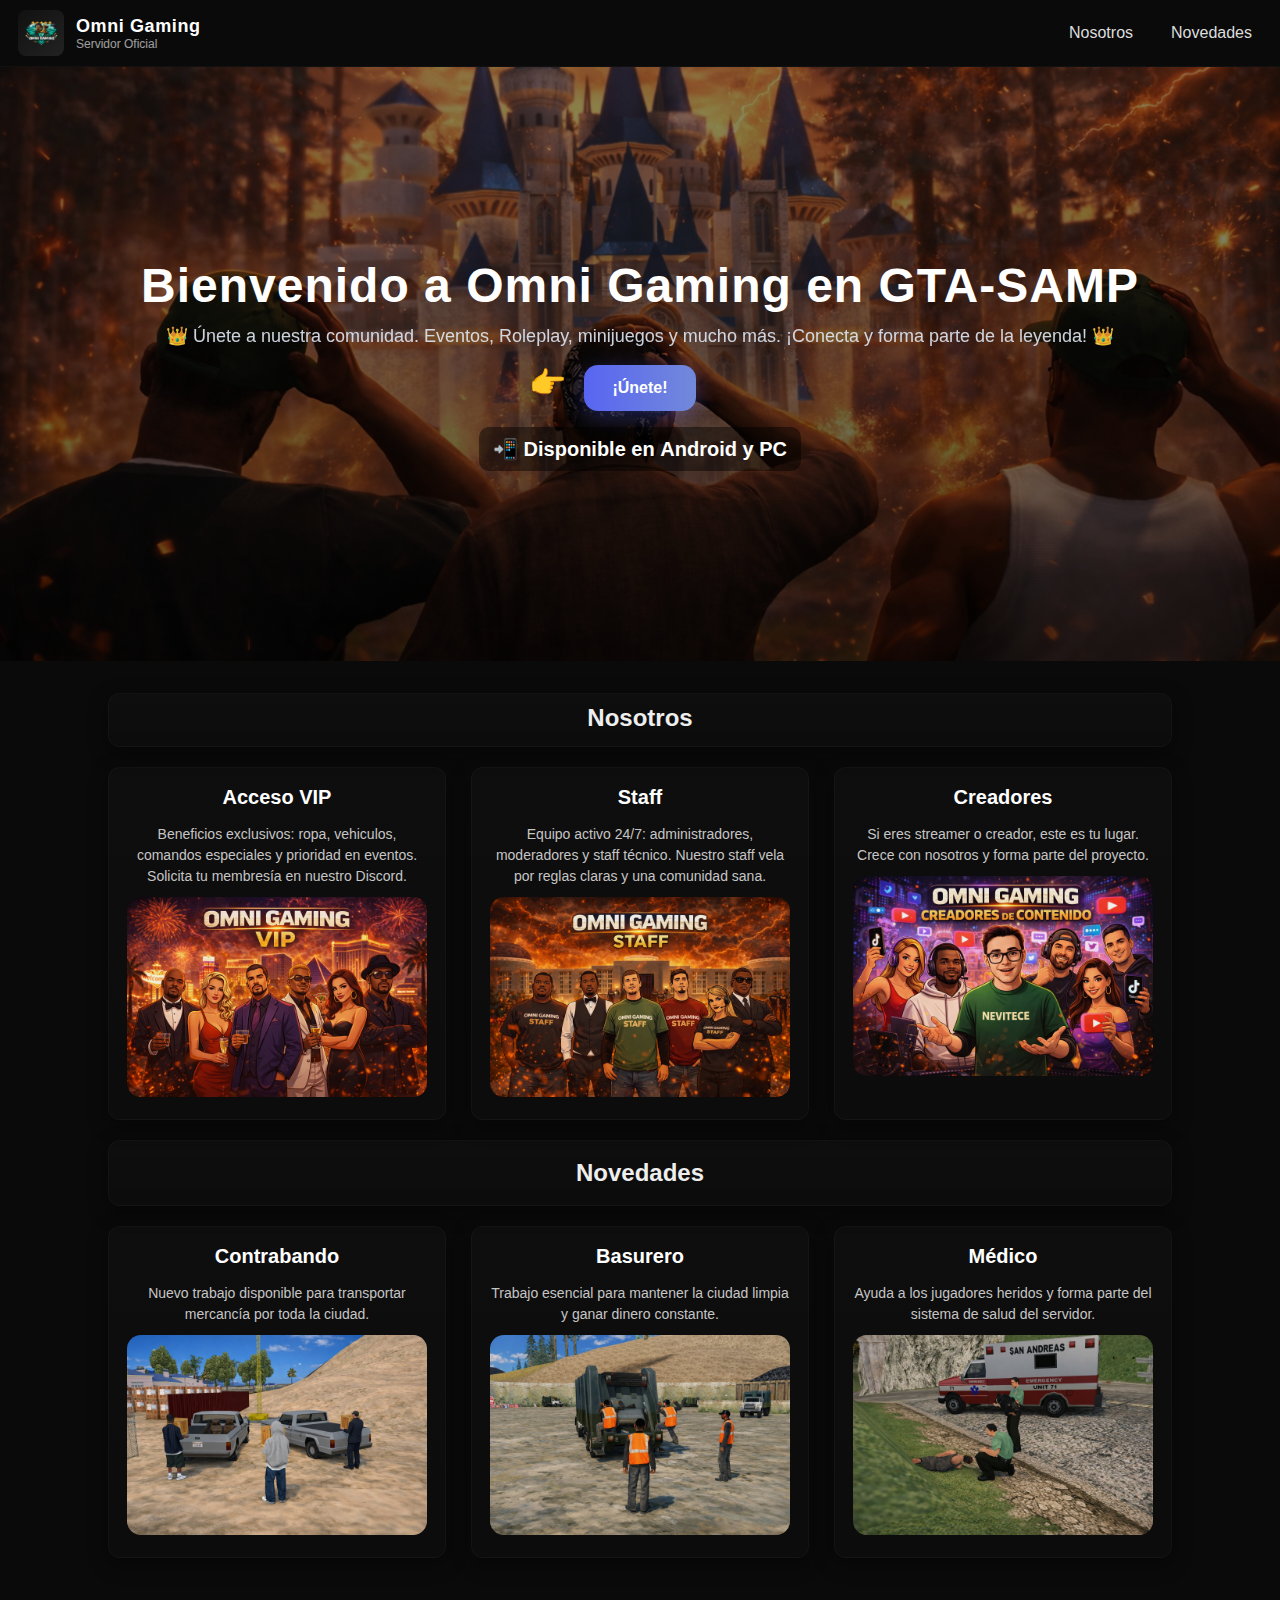
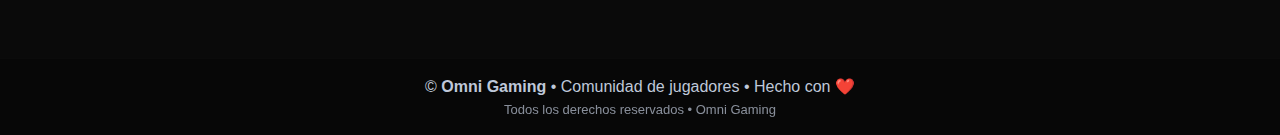
<file: index.html>
<!DOCTYPE html>
<html lang="es">
<head>
  
  
  <link rel="icon" type="image/png" href="images/favicon.png">
  <link rel="stylesheet" href="mobile.css" media="(max-width: 768px)">
  <link rel="stylesheet" href="styles.css">

  <meta charset="utf-8" />
  <meta name="viewport" content="width=device-width,initial-scale=1.0" />
  <title>Omni Gaming</title>
   <meta name="author" content="Angel Scarisbrick">
   
     <script type="application/ld+json">
    {
      "@context": "https://schema.org",
      "@type": "Organization",
      "name": "Omni Gaming",
      "url": "https://omn-gaming.network",
      "founder": {
        "@type": "Person",
        "name": "Angel Scarisbrick"
      }
    }
  </script>
   
  
</head>

<body>

  <!-- BARRA SUPERIOR -->
  <header class="topbar" role="banner">
    <a href="#inicio" class="brand">
      <img class="logo" src="images/logo.png" alt="Logo Omni Gaming">
      <div>
        <div class="title">Omni Gaming</div>
        <div style="font-size:12px; opacity:0.6;">Servidor Oficial</div>
      </div>
    </a>

    <nav class="menu" role="navigation" aria-label="Menú principal">

      <a href="#nosotros">Nosotros</a>
      <a href="#novedades">Novedades</a>
    </nav>
  </header>

  <!-- HERO / PORTADA -->
  <section class="hero" id="inicio" role="region" aria-label="Portada Omni Gaming">
    <div class="container">
      <h1>Bienvenido a <strong>Omni Gaming</strong> en GTA-SAMP</h1>
      <p class="lead">
        👑 Únete a nuestra comunidad. Eventos, Roleplay, minijuegos y mucho más. ¡Conecta y forma parte de la leyenda! 👑
      </p>
    <div class="cta-wrapper">
      <span class="hand-hint">👉</span>

      <a class="cta discord-btn" href="https://discord.gg/xB3pXUX9Eg" target="_blank">
        ¡Únete!
      </a>
      
    </div>  

      <p class="availability">
       📲 Disponible en <strong>Android</strong> y <strong>PC</strong>
      </p>

    </div>
  </section>

  <!-- CONTENIDO PRINCIPAL -->
  <main class="main" role="main">

    <!-- NOSOTROS -->
    <section id="nosotros" class="card about-box">
      <h2>Nosotros</h2>

      <div class="about-panel">

        <div class="about-scroll" id="aboutScroll">

          <p>
            Omni Gaming es un servidor de rol monárquico donde la sociedad se organiza bajo una estructura inspirada en la vida real.
            El poder del Estado reside en la figura del Emperador Edwin II de Ghelys, máxima autoridad del Imperio y eje central del orden político y social del servidor.
            En este mundo, cada jugador tiene la oportunidad de forjar su propio destino. No solo se trata de trabajar, ganar dinero o sobrevivir, sino de participar activamente en la construcción del Imperio. Los ciudadanos pueden involucrarse en la política, formar parte de instituciones, postular a cargos, influir en decisiones de Estado o incluso convertirse en figuras clave dentro del sistema de poder.
          </p>

          <p>
            La política, la economía, la justicia y las relaciones sociales se desarrollan mediante rol constante y coherente, donde las acciones tienen consecuencias.
            Las leyes se debaten, el poder se gana o se pierde, y la historia del servidor se escribe con cada decisión tomada por la comunidad.
            Omni Gaming busca ofrecer una experiencia de rol profunda, estructurada y realista, donde el respeto por el rol, la narrativa y la evolución del Imperio sean la base de todo.
            Aquí no eres un jugador más: eres un ciudadano dentro de un sistema vivo, con voz, influencia y ambición.
          </p>

        </div>

        <!-- Botones solo para móvil -->
        <div class="about-controls">
          <button onclick="scrollNosotros(-140)">▲</button>
          <button onclick="scrollNosotros(140)">▼</button>
        </div>

      </div>
    </section>

    <!-- BLOQUES: VIP / STAFF / INFO -->
    <div class="cards">
      <article class="card" id="vip">
        <h3>Acceso VIP</h3>
        <p>
          Beneficios exclusivos: ropa, vehiculos, comandos especiales y prioridad en eventos.
          Solicita tu membresía en nuestro Discord.
        </p>
        <img src="images/vip.jpg" alt="Acceso VIP">
      </article>

      <article class="card" id="staff">
        <h3>Staff</h3>
        <p>
          Equipo activo 24/7: administradores, moderadores y staff técnico.
          Nuestro staff vela por reglas claras y una comunidad sana.
        </p>
        <img src="images/staff.jpg" alt="Equipo Staff">
      </article>

      <article class="card" id="creadores">
        <h3>Creadores</h3>
        <p>
          Si eres streamer o creador, este es tu lugar. Crece con nosotros y forma parte del proyecto.
        </p>
        <img src="images/creadores.jpg" alt="Creadores de contenido">
      </article>
    </div>

    
    <!-- NOVEDADES ESTILO CAJA -->
      <section id="novedades" class="card about-box-simple">
      <h2>Novedades</h2>
      </section>

      <div class="cards">

        <article class="card">
          <h3>Contrabando</h3>
          <p>Nuevo trabajo disponible para transportar mercancía por toda la ciudad.</p>
          <img src="images/contrabando.jpg" alt="Trabajo Contrabando">
        </article>

        <article class="card">
          <h3>Basurero</h3>
          <p>Trabajo esencial para mantener la ciudad limpia y ganar dinero constante.</p>
          <img src="images/basurero.jpg" alt="Trabajo Basurero">
        </article>

        <article class="card">
          <h3>Médico</h3>
          <p>Ayuda a los jugadores heridos y forma parte del sistema de salud del servidor.</p>
          <img src="images/medico.jpg" alt="Trabajo Médico">
        </article>

      </div>
    

  </main>

  <!-- FOOTER -->
  <footer>
    <p>© <strong>Omni Gaming</strong> • Comunidad de jugadores • Hecho con ❤️</p>

    <p>
      Todos los derechos reservados • Omni Gaming
    </p>
  </footer>

  <!-- TRANSICIÓN DE PÁGINA -->
  <div id="page-transition"></div>

  <script>
    document.querySelectorAll("a").forEach(link => {
      const url = link.getAttribute("href");
      if (!url || url.startsWith("#")) return;

      link.addEventListener("click", function (e) {
        e.preventDefault();
        const transition = document.getElementById("page-transition");
        transition.classList.add("active");

        setTimeout(() => {
          window.location.href = url;
        }, 350);
      });
    });
  </script>

  <script>
    function scrollNosotros(amount) {
      const box = document.getElementById("aboutScroll");
      box.scrollBy({ top: amount, behavior: "smooth" });
    }
  </script>
  
</body>


</html>
</file>
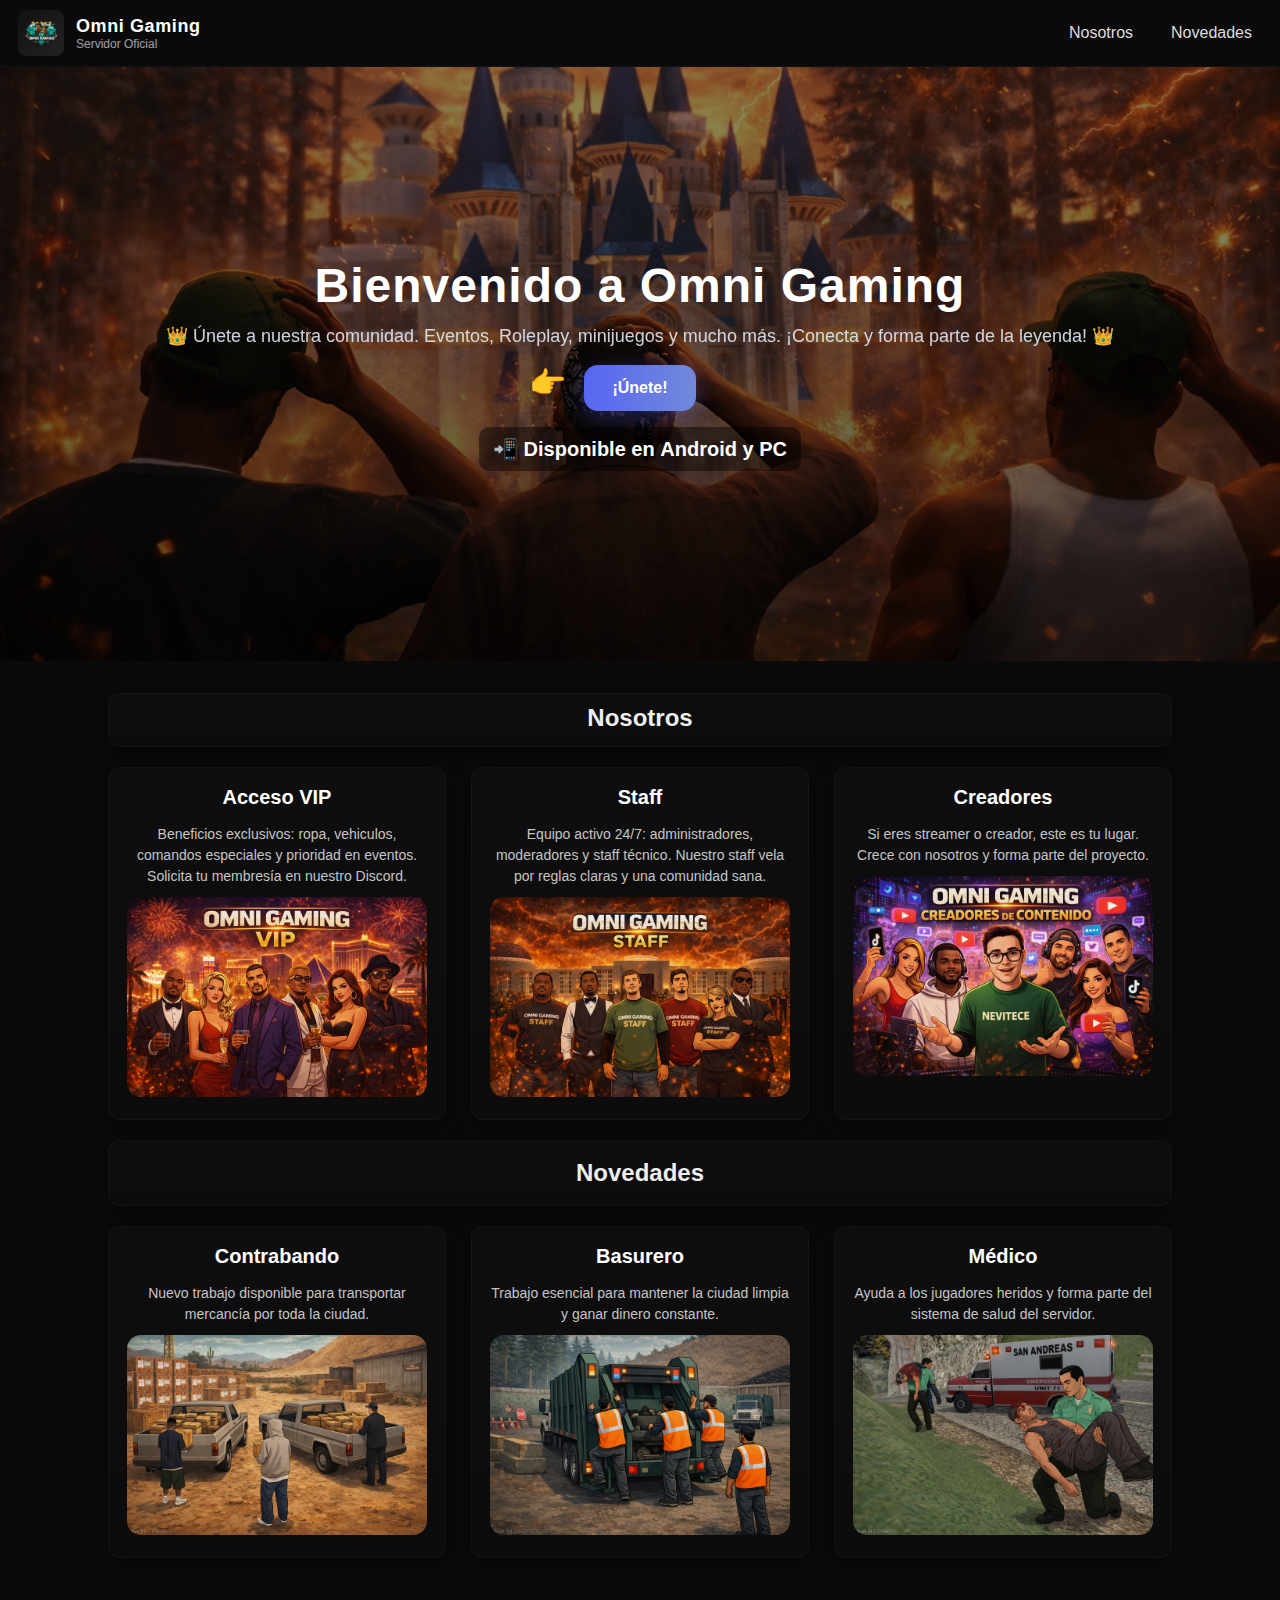
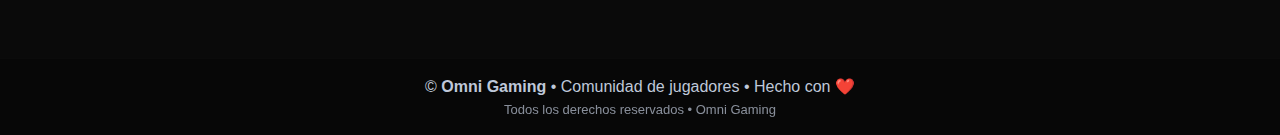
<file: OmniGaming/index.html>
<!DOCTYPE html>
<html lang="es">
<head>
  <link rel="icon" type="image/png" href="images/favicon.png">
  <link rel="stylesheet" href="mobile.css" media="(max-width: 768px)">
  <link rel="stylesheet" href="styles.css">

  <meta charset="utf-8" />
  <meta name="viewport" content="width=device-width,initial-scale=1.0" />
  <title>Omni Gaming</title>
</head>

<body>

  <!-- BARRA SUPERIOR -->
  <header class="topbar" role="banner">
    <a href="#inicio" class="brand">
      <img class="logo" src="images/logo.png" alt="Logo Omni Gaming">
      <div>
        <div class="title">Omni Gaming</div>
        <div style="font-size:12px; opacity:0.6;">Servidor Oficial</div>
      </div>
    </a>

    <nav class="menu" role="navigation" aria-label="Menú principal">

      <a href="#nosotros">Nosotros</a>
      <a href="#novedades">Novedades</a>
    </nav>
  </header>

  <!-- HERO / PORTADA -->
  <section class="hero" id="inicio" role="region" aria-label="Portada Omni Gaming">
    <div class="container">
      <h1>Bienvenido a <strong>Omni Gaming</strong></h1>
      <p class="lead">
        👑 Únete a nuestra comunidad. Eventos, Roleplay, minijuegos y mucho más. ¡Conecta y forma parte de la leyenda! 👑
      </p>
    <div class="cta-wrapper">
      <span class="hand-hint">👉</span>

      <a class="cta discord-btn" href="https://discord.gg/xB3pXUX9Eg" target="_blank">
        ¡Únete!
      </a>
      
    </div>  

      <p class="availability">
       📲 Disponible en <strong>Android</strong> y <strong>PC</strong>
      </p>

    </div>
  </section>

  <!-- CONTENIDO PRINCIPAL -->
  <main class="main" role="main">

    <!-- NOSOTROS -->
    <section id="nosotros" class="card about-box">
      <h2>Nosotros</h2>

      <div class="about-panel">

        <div class="about-scroll" id="aboutScroll">

          <p>
            Omni Gaming es un servidor de rol monárquico donde la sociedad se organiza bajo una estructura inspirada en la vida real.
            El poder del Estado reside en la figura del Emperador Edwin II de Ghelys, máxima autoridad del Imperio y eje central del orden político y social del servidor.
            En este mundo, cada jugador tiene la oportunidad de forjar su propio destino. No solo se trata de trabajar, ganar dinero o sobrevivir, sino de participar activamente en la construcción del Imperio. Los ciudadanos pueden involucrarse en la política, formar parte de instituciones, postular a cargos, influir en decisiones de Estado o incluso convertirse en figuras clave dentro del sistema de poder.
          </p>

          <p>
            La política, la economía, la justicia y las relaciones sociales se desarrollan mediante rol constante y coherente, donde las acciones tienen consecuencias.
            Las leyes se debaten, el poder se gana o se pierde, y la historia del servidor se escribe con cada decisión tomada por la comunidad.
            Omni Gaming busca ofrecer una experiencia de rol profunda, estructurada y realista, donde el respeto por el rol, la narrativa y la evolución del Imperio sean la base de todo.
            Aquí no eres un jugador más: eres un ciudadano dentro de un sistema vivo, con voz, influencia y ambición.
          </p>

        </div>

        <!-- Botones solo para móvil -->
        <div class="about-controls">
          <button onclick="scrollNosotros(-140)">▲</button>
          <button onclick="scrollNosotros(140)">▼</button>
        </div>

      </div>
    </section>

    <!-- BLOQUES: VIP / STAFF / INFO -->
    <div class="cards">
      <article class="card" id="vip">
        <h3>Acceso VIP</h3>
        <p>
          Beneficios exclusivos: ropa, vehiculos, comandos especiales y prioridad en eventos.
          Solicita tu membresía en nuestro Discord.
        </p>
        <img src="images/vip.jpg" alt="Acceso VIP">
      </article>

      <article class="card" id="staff">
        <h3>Staff</h3>
        <p>
          Equipo activo 24/7: administradores, moderadores y staff técnico.
          Nuestro staff vela por reglas claras y una comunidad sana.
        </p>
        <img src="images/staff.jpg" alt="Equipo Staff">
      </article>

      <article class="card" id="creadores">
        <h3>Creadores</h3>
        <p>
          Si eres streamer o creador, este es tu lugar. Crece con nosotros y forma parte del proyecto.
        </p>
        <img src="images/creadores.jpg" alt="Creadores de contenido">
      </article>
    </div>

    
    <!-- NOVEDADES ESTILO CAJA -->
      <section id="novedades" class="card about-box-simple">
      <h2>Novedades</h2>
      </section>

      <div class="cards">

        <article class="card">
          <h3>Contrabando</h3>
          <p>Nuevo trabajo disponible para transportar mercancía por toda la ciudad.</p>
          <img src="images/contrabando.jpg" alt="Trabajo Contrabando">
        </article>

        <article class="card">
          <h3>Basurero</h3>
          <p>Trabajo esencial para mantener la ciudad limpia y ganar dinero constante.</p>
          <img src="images/basurero.jpg" alt="Trabajo Basurero">
        </article>

        <article class="card">
          <h3>Médico</h3>
          <p>Ayuda a los jugadores heridos y forma parte del sistema de salud del servidor.</p>
          <img src="images/medico.jpg" alt="Trabajo Médico">
        </article>

      </div>
    

  </main>

  <!-- FOOTER -->
  <footer>
    <p>© <strong>Omni Gaming</strong> • Comunidad de jugadores • Hecho con ❤️</p>

    <p>
      Todos los derechos reservados • Omni Gaming
    </p>
  </footer>

  <!-- TRANSICIÓN DE PÁGINA -->
  <div id="page-transition"></div>

  <script>
    document.querySelectorAll("a").forEach(link => {
      const url = link.getAttribute("href");
      if (!url || url.startsWith("#")) return;

      link.addEventListener("click", function (e) {
        e.preventDefault();
        const transition = document.getElementById("page-transition");
        transition.classList.add("active");

        setTimeout(() => {
          window.location.href = url;
        }, 350);
      });
    });
  </script>

  <script>
    function scrollNosotros(amount) {
      const box = document.getElementById("aboutScroll");
      box.scrollBy({ top: amount, behavior: "smooth" });
    }
  </script>
  
</body>
</html>
</file>
<file: mobile.css>
/* ===========================
   OMNI GAMING — ESTILOS MÓVIL
   Solo se aplica en pantallas pequeñas
   =========================== */

/* Header más compacto */
header {
  padding: 10px 14px;
}

/* Menú superior */
nav.menu {
  gap: 12px;
}

nav.menu a {
  font-size: 14px;
  padding: 6px 8px;
}

/* Hero / portada */
.hero {
  min-height: 70vh;
  padding: 28px 16px;
  text-align: center;
}

/* Título principal */
.hero h1 {
  font-size: 1.7rem;
  line-height: 1.25;
}

/* Texto debajo del título */
.hero p.lead {
  font-size: 0.95rem;
}

/* Botón principal */
.hero .cta,
.hero .btn,
.hero button {
  padding: 10px 22px;
  font-size: 0.95rem;
}

/* Tarjetas / secciones */
.card {
  padding: 18px 14px;
}

/* “Nosotros” con espacio real arriba */
#nosotros {
  margin-top: 32px;
  padding-top: 24px;
}

/* Galería: 2 columnas en móvil */
.gallery {
  grid-template-columns: repeat(2, 1fr);
}

/* Footer más legible */
footer {
  text-align: center;
  padding: 18px 10px;
}

@media (max-width: 768px) {

  .about-panel {
    display: flex;
    flex-direction: column;
    gap: 8px;
    max-height: 65vh;
  }

  .about-scroll {
    overflow-y: auto;
    max-height: 55vh;
    padding-right: 10px;
  }

  .about-controls {
    display: flex;
    justify-content: center;
    gap: 10px;
  }

  .about-controls button {
    padding: 8px 14px;
    border-radius: 10px;
    border: none;
    background: #2b7cff;
    color: white;
    font-size: 16px;
    font-weight: 600;
  }
}

.availability {
  font-size: 18px;
}

.hand-hint{
  font-size: 22px;
  
}
</file>
<file: OmniGaming/mobile.css>
/* ===========================
   OMNI GAMING — ESTILOS MÓVIL
   Solo se aplica en pantallas pequeñas
   =========================== */

/* Header más compacto */
header {
  padding: 10px 14px;
}

/* Menú superior */
nav.menu {
  gap: 12px;
}

nav.menu a {
  font-size: 14px;
  padding: 6px 8px;
}

/* Hero / portada */
.hero {
  min-height: 70vh;
  padding: 28px 16px;
  text-align: center;
}

/* Título principal */
.hero h1 {
  font-size: 1.7rem;
  line-height: 1.25;
}

/* Texto debajo del título */
.hero p.lead {
  font-size: 0.95rem;
}

/* Botón principal */
.hero .cta,
.hero .btn,
.hero button {
  padding: 10px 22px;
  font-size: 0.95rem;
}

/* Tarjetas / secciones */
.card {
  padding: 18px 14px;
}

/* “Nosotros” con espacio real arriba */
#nosotros {
  margin-top: 32px;
  padding-top: 24px;
}

/* Galería: 2 columnas en móvil */
.gallery {
  grid-template-columns: repeat(2, 1fr);
}

/* Footer más legible */
footer {
  text-align: center;
  padding: 18px 10px;
}

@media (max-width: 768px) {

  .about-panel {
    display: flex;
    flex-direction: column;
    gap: 8px;
    max-height: 65vh;
  }

  .about-scroll {
    overflow-y: auto;
    max-height: 55vh;
    padding-right: 10px;
  }

  .about-controls {
    display: flex;
    justify-content: center;
    gap: 10px;
  }

  .about-controls button {
    padding: 8px 14px;
    border-radius: 10px;
    border: none;
    background: #2b7cff;
    color: white;
    font-size: 16px;
    font-weight: 600;
  }
}

.availability {
  font-size: 18px;
}

.hand-hint{
  font-size: 22px;
  
}
</file>
<file: styles.css>
/* Reset */
* { box-sizing: border-box; margin: 0; padding: 0; }

/* Tipografía base */
body{
  font-family:"Inter","Segoe UI",Roboto,Arial,sans-serif;
  background:#0a0a0a;
  color:#eee;
  -webkit-font-smoothing:antialiased;
  -moz-osx-font-smoothing:grayscale;
  
}

/* Topbar */
.topbar{
  background:#0a0a0a;
  color:#fff;
  display:flex;
  align-items:center;
  justify-content:space-between;
  padding:10px 18px;
  position:sticky;
  top:0;
  z-index:100;
  border-bottom:1px solid rgba(255,255,255,.03);
}

.brand{display:flex;align-items:center;gap:12px;}
.brand img.logo{
  width:46px;height:46px;object-fit:contain;
  border-radius:8px;
  background:linear-gradient(135deg,#111,#222);
  padding:6px;
}
.brand .title{font-weight:600;letter-spacing:.6px;font-size:18px;}

.brand {
  text-decoration: none;
  color: inherit;
  cursor: pointer;
}

.brand:hover {
  opacity: .9;
}


/* Nav */
nav.menu{display:flex;
    gap:18px;
    align-items:center;}
nav.menu a{
  color:#ddd;
  text-decoration:none;
  font-weight:400;
  padding:8px 10px;
  border-radius:6px;
  transition:background .18s,color .18s,transform .12s;
}
nav.menu a:hover{
  background:rgba(255,255,255,.03);
  color:#fff;transform:translateY(-1px);
  
}

/* Hero */
.hero{
  min-height:66vh;
  display:grid;
  place-items:center;
  text-align:center;
  position:relative;
  padding:36px 18px;
  background-image:url('images/fondo.jpg');
  background-size:cover;
  background-position:center;
}
.hero::before{
  content:"";
  position:absolute;inset:0;
  background:linear-gradient(180deg,rgba(5,5,5,.45),rgba(0,0,0,.65));
  z-index:0;
}
.hero .container{position:relative;z-index:1;max-width:1100px;}

.hero h1{
  font-size:clamp(26px,4.6vw,48px);
  margin-bottom:12px;color:#fff;letter-spacing:1px;
}
.hero p.lead{
  font-size:clamp(14px,2.2vw,18px);
  color:#dfe7f3;opacity:.9;margin-bottom:18px;
}
.hero .cta{
  display:inline-block;padding:14px 28px;border-radius:14px;
  background:linear-gradient(90deg,#00ccff,#0c4f9b);
  color:#fff;font-weight:600;text-decoration:none;
  box-shadow:0 10px 32px rgba(255,61,143,.12);
}
.hero .cta:hover{transform:scale(1.08);}

.hero .discord-btn{
  background:linear-gradient(90deg,#5865F2,#7289DA);
  box-shadow:0 6px 22px rgba(88,101,242,.35);
}
.hero .discord-btn:hover{
  transform:scale(1.05);
  box-shadow:0 8px 26px rgba(88,101,242,.5);
}

/* Main & cards */
.main{max-width:1100px;margin:28px auto;padding:0 18px 60px;}
.cards{display:grid;grid-template-columns:repeat(auto-fit,minmax(240px,1fr));gap:16px;}
.card{
  background:linear-gradient(180deg,rgba(255,255,255,.02),rgba(255,255,255,.01));
  border:1px solid rgba(255,255,255,.03);
  padding:18px;border-radius:12px;text-align:center;
  box-shadow:0 6px 20px rgba(0,0,0,.45);
}
.card img{
    width:100%;
    margin-top:10px;
    border-radius:14px;
    object-fit:contain;
    opacity:.95;
}

/* NOSOTROS desplegable */
#nosotros.about-box{
  overflow:hidden;
  max-height:54px;
  transition:max-height .5s ease,padding .3s ease;
  cursor:pointer;
  padding:10px 16px;
  display:block;
}
#nosotros.about-box:hover{
  max-height:680px;
  padding:24px 22px;
}
#nosotros.about-box h2{text-align:center;margin:0 0 14px;}
#nosotros.about-box p{
    margin-top:6px;
    font-weight: 400;}

/* Gallery */
.gallery{margin-top:18px;display:grid;grid-template-columns:repeat(auto-fit,minmax(160px,1fr));gap:12px;}
.gallery img{width:100%;height:140px;object-fit:cover;border-radius:10px;}

/* Footer */
footer{
  background:#070707;color:#bfc8d9;
  padding:18px;text-align:center;
  border-top:1px solid rgba(255,255,255,.02);
  margin-top:40px;
}

/* Mobile */
@media (max-width:768px){

  header{padding:10px 14px;}

  nav.menu{gap:12px;}
  nav.menu a{font-size:14px;padding:6px 8px;}

  .hero{min-height:70vh;padding:28px 16px;}
  .hero h1{font-size:1.7rem;line-height:1.25;}
  .hero p.lead{font-size:.95rem;}
  .hero .cta{padding:12px 22px;font-size:.95rem;}

  #nosotros{margin-top:32px;padding-top:24px;}
}

/* Transition overlay */
#page-transition{
  position:fixed;inset:0;
  background:radial-gradient(circle at center,#0b0b0b,#000);
  z-index:9999;opacity:0;pointer-events:none;
  transform:scale(1.05);
  transition:opacity .4s ease,transform .4s ease;
}
#page-transition.active{opacity:1;transform:scale(1);}

#nosotros h2{margin-bottom:20px;}
#nosotros p{margin-bottom:16px;line-height:1.6;}

/* Sección Nosotros */
#nosotros {
  margin-top: 32px;
  margin-bottom: 16px;
}

/* Título de Novedades */
#galeria h2 {
  text-align: center;
  margin-bottom: 16px;
}

/* Contenedor Novedades */
#galeria {
  margin-top: 22px;
}

/* Imágenes dentro de novedades */
#galeria .card img {
  width: 100%;
  border-radius: 10px;
  margin-top: 10px;
}

/* Texto pequeño del footer */
footer p:last-child {
  font-size: 13px;
  opacity: 0.7;
  margin-top: 6px;
}

/* Modifica esta parte en tu CSS */
#nosotros.about-box p {
  font-size: 10px; /* Texto más pequeño */
  font-weight: 400;
  line-height: 1.5;
  margin-bottom: 12px;
  color: #c6c5c5; /* Un gris suave para que no canse la vista */
  
  text-align: center; 
}

/* Asegura que el título H2 dentro de Nosotros SIEMPRE esté en negrita */
#nosotros h2 {
    font-weight: 700;
}

/* Tamaño de fuente y peso para todas las descripciones de las tarjetas */
.card p {
  font-size: 14px; /* Cambia a 14px (puedes usar 13px o 12px si quieres que sean aún más pequeñas) */
  font-weight: 300; /* Asegura que no estén en negrita */
  color: #c6c5c5; /* Un gris suave para que no canse la vista */
  line-height: 1.5; /* Mejora la legibilidad */
}

/* Tamaño de fuente y peso para el texto de la sección Nosotros */
#nosotros.about-box p {
  font-size: 15px; /* Un poco más grande que las tarjetas para facilitar la lectura, ajústalo si quieres */
  font-weight: 400;
  margin-top: 6px;
  line-height: 1.6;
}

/* Añade esto para separar los títulos del contenido */
.card h3 {
  margin-bottom: 15px; /* Espacio entre el título y el párrafo */
  font-size: 20px;
  color: #fff;
}

/* Espaciado general entre las secciones de tarjetas */
.cards {
  display: grid;
  grid-template-columns: repeat(auto-fit, minmax(240px, 1fr));
  gap: 25px; /* Aumenté el espacio entre tarjetas de 16px a 25px */
  margin-top: 20px;
}

/* Añade este margen superior para separar la caja de Novedades del contenido de arriba */
#novedades {
  margin-top: 20px; /* Puedes ajustar este valor (30px, 60px) según cuánto espacio quieras */
  margin-bottom: 20px; /* Opcional: añade un poco de espacio también por debajo */
}

/* Y si usas esta clase específica: */
.about-box-simple {
   margin-top: 50px; 
}

#nosotros {
  scroll-margin-top: 90px; /* ajusta según el alto de tu barra */
}

#novedades {
  scroll-margin-top: 90px;   /* igual que en #nosotros */


}

.availability {
  margin-top: 16px;
  font-size: 20px;
  font-weight: 700;
  text-align: center;
  color: #ffffff;
  background: rgba(0, 0, 0, 0.45);
  padding: 10px 14px;
  border-radius: 10px;
  display: inline-block;
}

.hand-hint{
  
  position: absolute; 
  display: inline-block;
  margin-left: -55px;
  font-size: 30px;
  animation: wiggle 1s infinite ease-in-out;
  filter: drop-shadow(0 3px 6px rgba(0,0,0,.4));
}

/* Animación */
@keyframes wiggle {
  0%, 100% { transform: translateX(0) rotate(0deg); }
  40% { transform: translateX(6px) rotate(6deg); }
  70% { transform: translateX(3px) rotate(-4deg); }
}
</file>
<file: OmniGaming/styles.css>
/* Reset */
* { box-sizing: border-box; margin: 0; padding: 0; }

/* Tipografía base */
body{
  font-family:"Inter","Segoe UI",Roboto,Arial,sans-serif;
  background:#0a0a0a;
  color:#eee;
  -webkit-font-smoothing:antialiased;
  -moz-osx-font-smoothing:grayscale;
  
}

/* Topbar */
.topbar{
  background:#0a0a0a;
  color:#fff;
  display:flex;
  align-items:center;
  justify-content:space-between;
  padding:10px 18px;
  position:sticky;
  top:0;
  z-index:100;
  border-bottom:1px solid rgba(255,255,255,.03);
}

.brand{display:flex;align-items:center;gap:12px;}
.brand img.logo{
  width:46px;height:46px;object-fit:contain;
  border-radius:8px;
  background:linear-gradient(135deg,#111,#222);
  padding:6px;
}
.brand .title{font-weight:600;letter-spacing:.6px;font-size:18px;}

.brand {
  text-decoration: none;
  color: inherit;
  cursor: pointer;
}

.brand:hover {
  opacity: .9;
}


/* Nav */
nav.menu{display:flex;
    gap:18px;
    align-items:center;}
nav.menu a{
  color:#ddd;
  text-decoration:none;
  font-weight:400;
  padding:8px 10px;
  border-radius:6px;
  transition:background .18s,color .18s,transform .12s;
}
nav.menu a:hover{
  background:rgba(255,255,255,.03);
  color:#fff;transform:translateY(-1px);
  
}

/* Hero */
.hero{
  min-height:66vh;
  display:grid;
  place-items:center;
  text-align:center;
  position:relative;
  padding:36px 18px;
  background-image:url('images/fondo.jpg');
  background-size:cover;
  background-position:center;
}
.hero::before{
  content:"";
  position:absolute;inset:0;
  background:linear-gradient(180deg,rgba(5,5,5,.45),rgba(0,0,0,.65));
  z-index:0;
}
.hero .container{position:relative;z-index:1;max-width:1100px;}

.hero h1{
  font-size:clamp(26px,4.6vw,48px);
  margin-bottom:12px;color:#fff;letter-spacing:1px;
}
.hero p.lead{
  font-size:clamp(14px,2.2vw,18px);
  color:#dfe7f3;opacity:.9;margin-bottom:18px;
}
.hero .cta{
  display:inline-block;padding:14px 28px;border-radius:14px;
  background:linear-gradient(90deg,#00ccff,#0c4f9b);
  color:#fff;font-weight:600;text-decoration:none;
  box-shadow:0 10px 32px rgba(255,61,143,.12);
}
.hero .cta:hover{transform:scale(1.08);}

.hero .discord-btn{
  background:linear-gradient(90deg,#5865F2,#7289DA);
  box-shadow:0 6px 22px rgba(88,101,242,.35);
}
.hero .discord-btn:hover{
  transform:scale(1.05);
  box-shadow:0 8px 26px rgba(88,101,242,.5);
}

/* Main & cards */
.main{max-width:1100px;margin:28px auto;padding:0 18px 60px;}
.cards{display:grid;grid-template-columns:repeat(auto-fit,minmax(240px,1fr));gap:16px;}
.card{
  background:linear-gradient(180deg,rgba(255,255,255,.02),rgba(255,255,255,.01));
  border:1px solid rgba(255,255,255,.03);
  padding:18px;border-radius:12px;text-align:center;
  box-shadow:0 6px 20px rgba(0,0,0,.45);
}
.card img{
    width:100%;
    margin-top:10px;
    border-radius:14px;
    object-fit:contain;
    opacity:.95;
}

/* NOSOTROS desplegable */
#nosotros.about-box{
  overflow:hidden;
  max-height:54px;
  transition:max-height .5s ease,padding .3s ease;
  cursor:pointer;
  padding:10px 16px;
  display:block;
}
#nosotros.about-box:hover{
  max-height:680px;
  padding:24px 22px;
}
#nosotros.about-box h2{text-align:center;margin:0 0 14px;}
#nosotros.about-box p{
    margin-top:6px;
    font-weight: 400;}

/* Gallery */
.gallery{margin-top:18px;display:grid;grid-template-columns:repeat(auto-fit,minmax(160px,1fr));gap:12px;}
.gallery img{width:100%;height:140px;object-fit:cover;border-radius:10px;}

/* Footer */
footer{
  background:#070707;color:#bfc8d9;
  padding:18px;text-align:center;
  border-top:1px solid rgba(255,255,255,.02);
  margin-top:40px;
}

/* Mobile */
@media (max-width:768px){

  header{padding:10px 14px;}

  nav.menu{gap:12px;}
  nav.menu a{font-size:14px;padding:6px 8px;}

  .hero{min-height:70vh;padding:28px 16px;}
  .hero h1{font-size:1.7rem;line-height:1.25;}
  .hero p.lead{font-size:.95rem;}
  .hero .cta{padding:12px 22px;font-size:.95rem;}

  #nosotros{margin-top:32px;padding-top:24px;}
}

/* Transition overlay */
#page-transition{
  position:fixed;inset:0;
  background:radial-gradient(circle at center,#0b0b0b,#000);
  z-index:9999;opacity:0;pointer-events:none;
  transform:scale(1.05);
  transition:opacity .4s ease,transform .4s ease;
}
#page-transition.active{opacity:1;transform:scale(1);}

#nosotros h2{margin-bottom:20px;}
#nosotros p{margin-bottom:16px;line-height:1.6;}

/* Sección Nosotros */
#nosotros {
  margin-top: 32px;
  margin-bottom: 16px;
}

/* Título de Novedades */
#galeria h2 {
  text-align: center;
  margin-bottom: 16px;
}

/* Contenedor Novedades */
#galeria {
  margin-top: 22px;
}

/* Imágenes dentro de novedades */
#galeria .card img {
  width: 100%;
  border-radius: 10px;
  margin-top: 10px;
}

/* Texto pequeño del footer */
footer p:last-child {
  font-size: 13px;
  opacity: 0.7;
  margin-top: 6px;
}

/* Modifica esta parte en tu CSS */
#nosotros.about-box p {
  font-size: 10px; /* Texto más pequeño */
  font-weight: 400;
  line-height: 1.5;
  margin-bottom: 12px;
  color: #c6c5c5; /* Un gris suave para que no canse la vista */
  
  text-align: center; 
}

/* Asegura que el título H2 dentro de Nosotros SIEMPRE esté en negrita */
#nosotros h2 {
    font-weight: 700;
}

/* Tamaño de fuente y peso para todas las descripciones de las tarjetas */
.card p {
  font-size: 14px; /* Cambia a 14px (puedes usar 13px o 12px si quieres que sean aún más pequeñas) */
  font-weight: 300; /* Asegura que no estén en negrita */
  color: #c6c5c5; /* Un gris suave para que no canse la vista */
  line-height: 1.5; /* Mejora la legibilidad */
}

/* Tamaño de fuente y peso para el texto de la sección Nosotros */
#nosotros.about-box p {
  font-size: 15px; /* Un poco más grande que las tarjetas para facilitar la lectura, ajústalo si quieres */
  font-weight: 400;
  margin-top: 6px;
  line-height: 1.6;
}

/* Añade esto para separar los títulos del contenido */
.card h3 {
  margin-bottom: 15px; /* Espacio entre el título y el párrafo */
  font-size: 20px;
  color: #fff;
}

/* Espaciado general entre las secciones de tarjetas */
.cards {
  display: grid;
  grid-template-columns: repeat(auto-fit, minmax(240px, 1fr));
  gap: 25px; /* Aumenté el espacio entre tarjetas de 16px a 25px */
  margin-top: 20px;
}

/* Añade este margen superior para separar la caja de Novedades del contenido de arriba */
#novedades {
  margin-top: 20px; /* Puedes ajustar este valor (30px, 60px) según cuánto espacio quieras */
  margin-bottom: 20px; /* Opcional: añade un poco de espacio también por debajo */
}

/* Y si usas esta clase específica: */
.about-box-simple {
   margin-top: 50px; 
}

#nosotros {
  scroll-margin-top: 90px; /* ajusta según el alto de tu barra */
}

#novedades {
  scroll-margin-top: 90px;   /* igual que en #nosotros */


}

.availability {
  margin-top: 16px;
  font-size: 20px;
  font-weight: 700;
  text-align: center;
  color: #ffffff;
  background: rgba(0, 0, 0, 0.45);
  padding: 10px 14px;
  border-radius: 10px;
  display: inline-block;
}

.hand-hint{
  
  position: absolute; 
  display: inline-block;
  margin-left: -55px;
  font-size: 30px;
  animation: wiggle 1s infinite ease-in-out;
  filter: drop-shadow(0 3px 6px rgba(0,0,0,.4));
}

/* Animación */
@keyframes wiggle {
  0%, 100% { transform: translateX(0) rotate(0deg); }
  40% { transform: translateX(6px) rotate(6deg); }
  70% { transform: translateX(3px) rotate(-4deg); }
}
</file>
